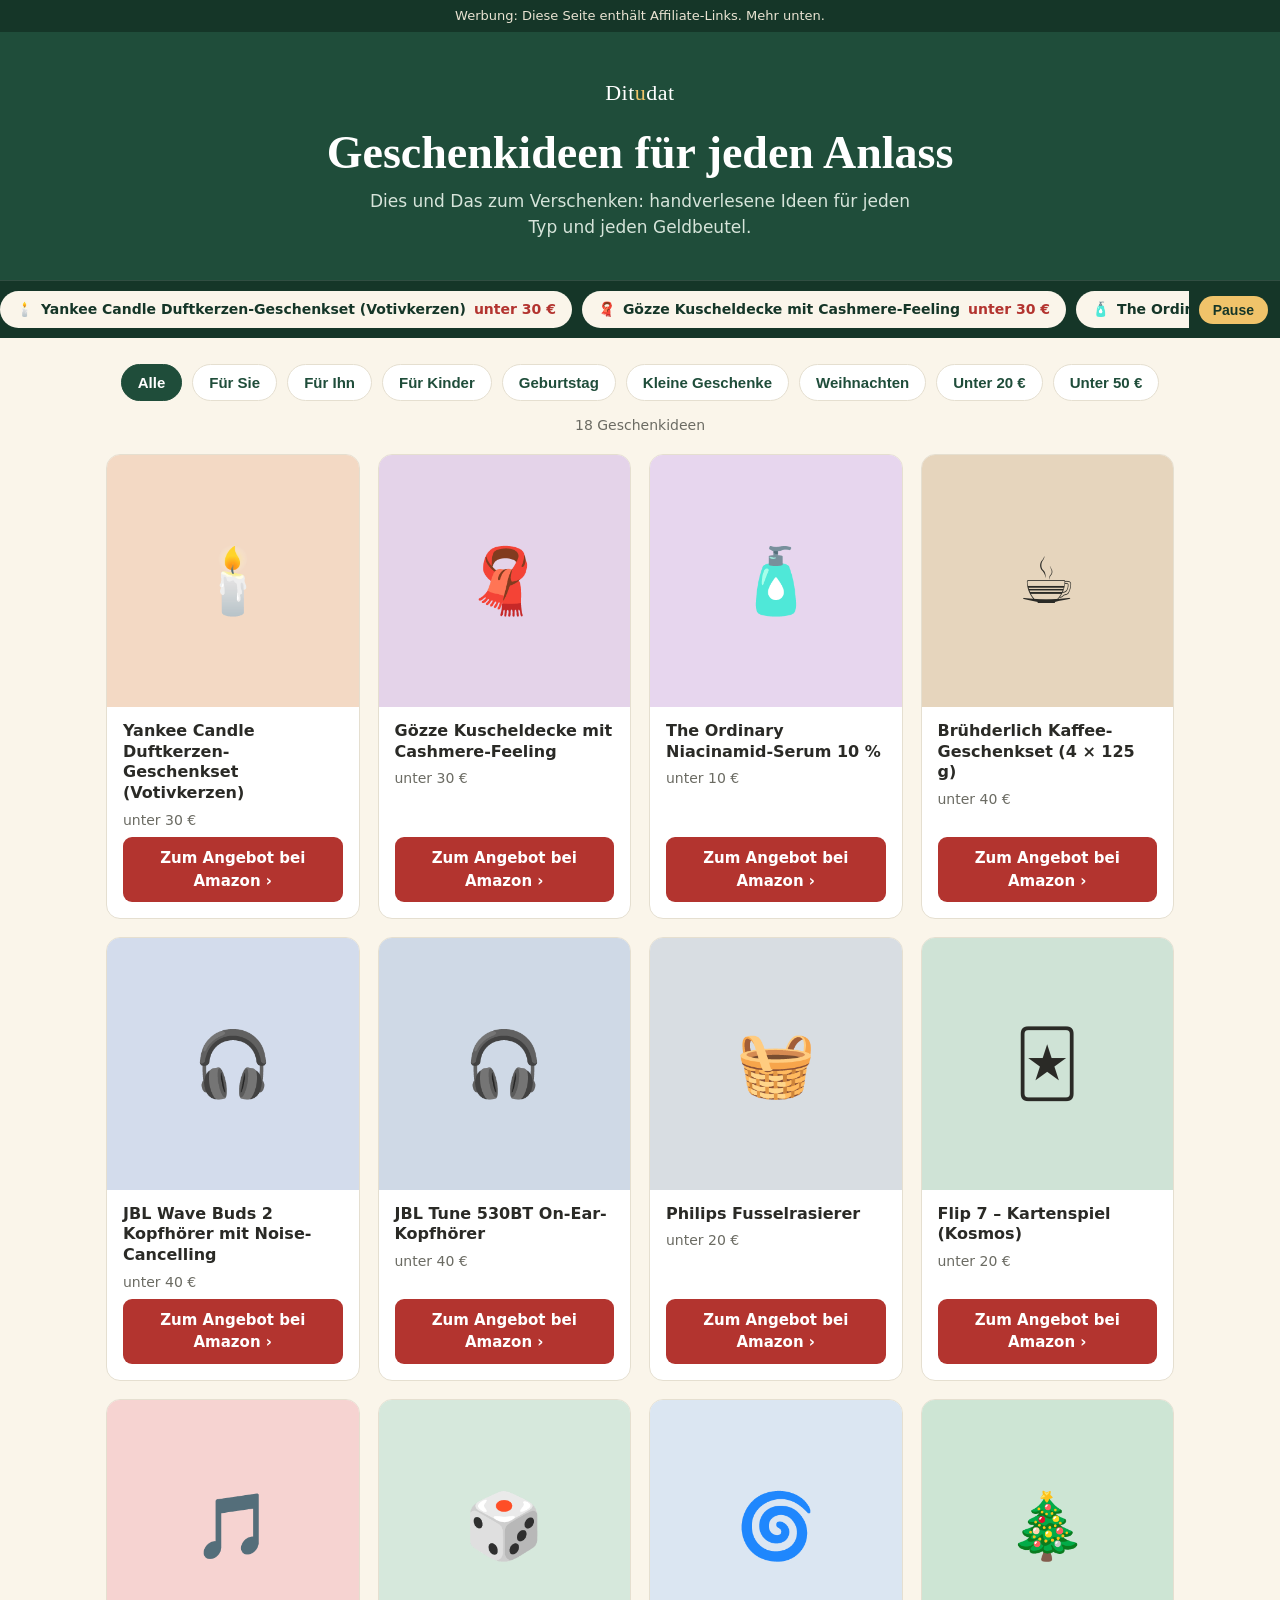
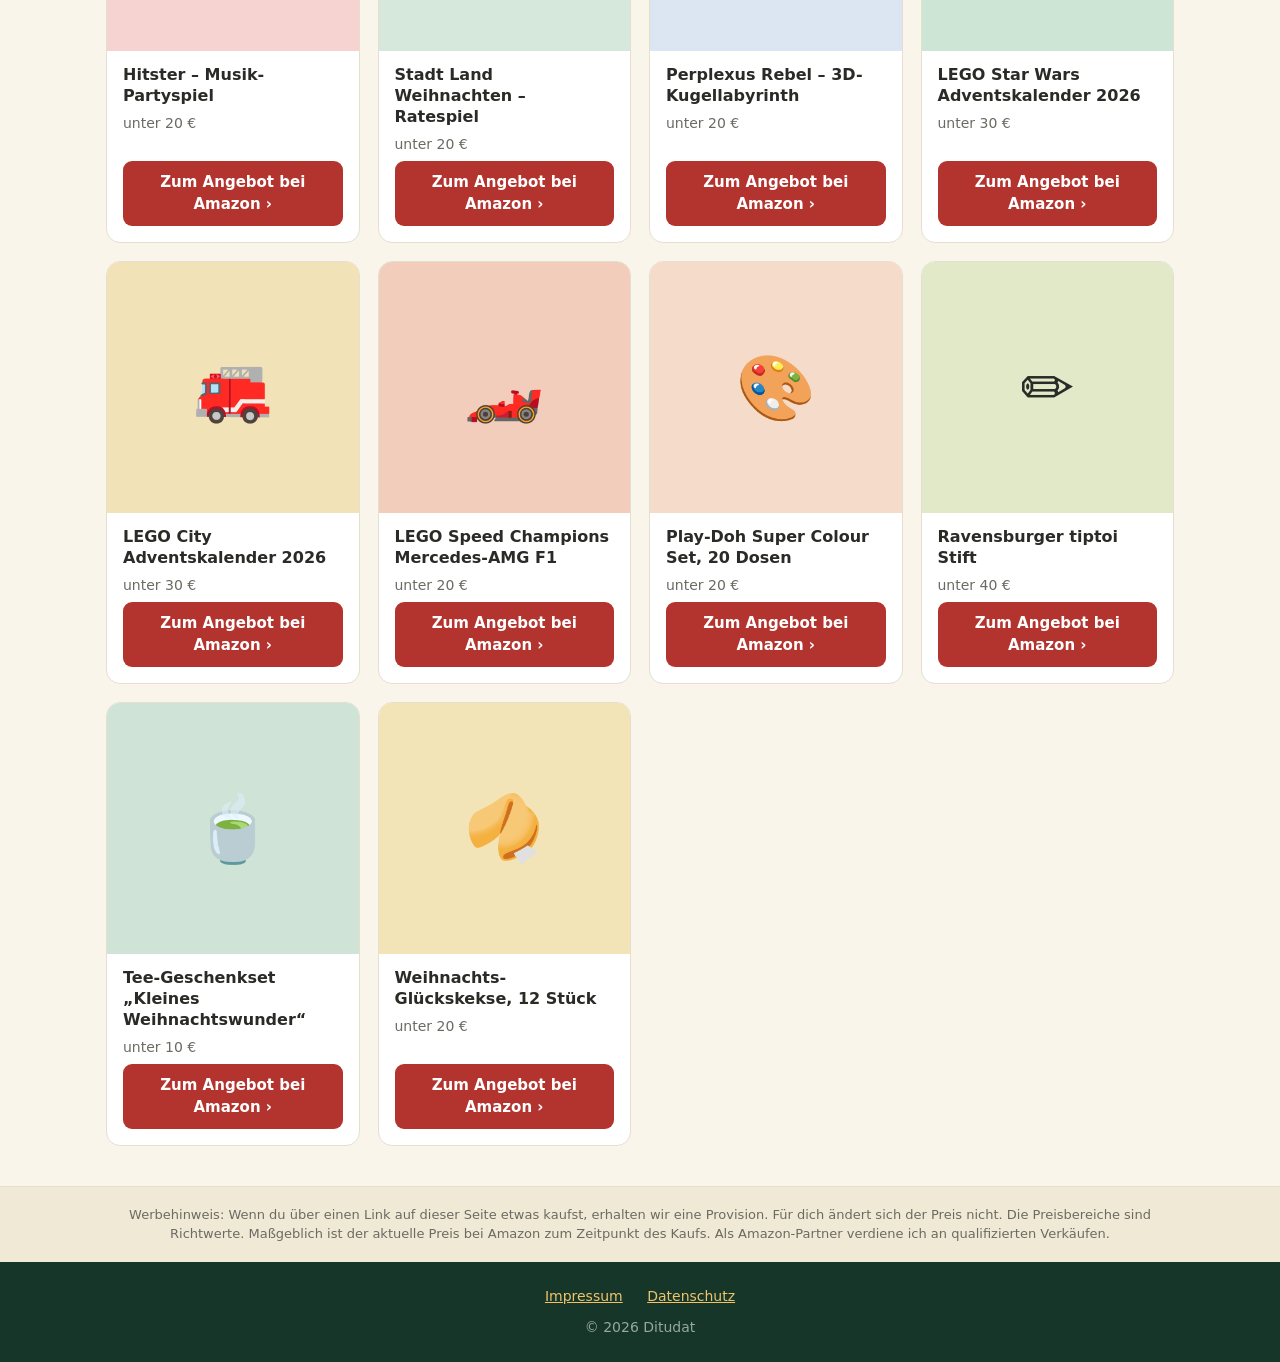
<file: index.html>
<!doctype html>
<html lang="de">
<head>
  <meta charset="utf-8">
  <meta name="viewport" content="width=device-width, initial-scale=1">
  <title>Ditudat – Geschenkideen für jeden Anlass</title>
  <meta name="description" content="Geschenkideen für jeden Anlass: für Sie, für Ihn, für Kinder, zum Geburtstag und kleine Geschenke. Handverlesen und nach Preis sortiert.">
  <meta name="p:domain_verify" content="c974e3d6c75220b6b158d97fab9d42e2">
  <link rel="stylesheet" href="style.css">
</head>
<body>
  <div class="topbar">Werbung: Diese Seite enthält Affiliate-Links. Mehr unten.</div>

  <header class="hero">
    <div class="wrap">
      <div class="logo">Dit<span>u</span>dat</div>
      <h1>Geschenkideen für jeden Anlass</h1>
      <p>Dies und Das zum Verschenken: handverlesene Ideen für jeden Typ und jeden Geldbeutel.</p>
    </div>
  </header>

  <!-- Laufband: wird per Skript aus window.PRODUCTS gefüllt (alle sichtbaren Produkte) -->
  <section class="ticker-bar" id="tickerBar" aria-label="Laufband mit Geschenkideen">
    <div class="ticker" id="ticker" aria-label="Alle Geschenkideen im Überblick">
      <div class="ticker-track" id="tickerTrack"></div>
    </div>
    <button type="button" class="ticker-toggle" id="tickerToggle" aria-pressed="false">Pause</button>
  </section>

  <main class="wrap">
    <nav class="filters" id="filters" aria-label="Kategorien"></nav>
    <div class="count" id="count"></div>
    <section class="grid" id="grid"></section>
  </main>

  <div class="notice">
    <div class="wrap">
      Werbehinweis: Wenn du über einen Link auf dieser Seite etwas kaufst, erhalten wir eine Provision.
      Für dich ändert sich der Preis nicht. Die Preisbereiche sind Richtwerte. Maßgeblich ist der aktuelle Preis bei Amazon zum Zeitpunkt des Kaufs.
      Als Amazon-Partner verdiene ich an qualifizierten Verkäufen.
    </div>
  </div>

  <footer>
    <div class="wrap">
      <a href="impressum.html">Impressum</a>
      <a href="datenschutz.html">Datenschutz</a>
      <div class="copyright">© 2026 Ditudat</div>
    </div>
  </footer>

  <script src="products.js"></script>
  <script src="app.js"></script>
</body>
</html>
</file>
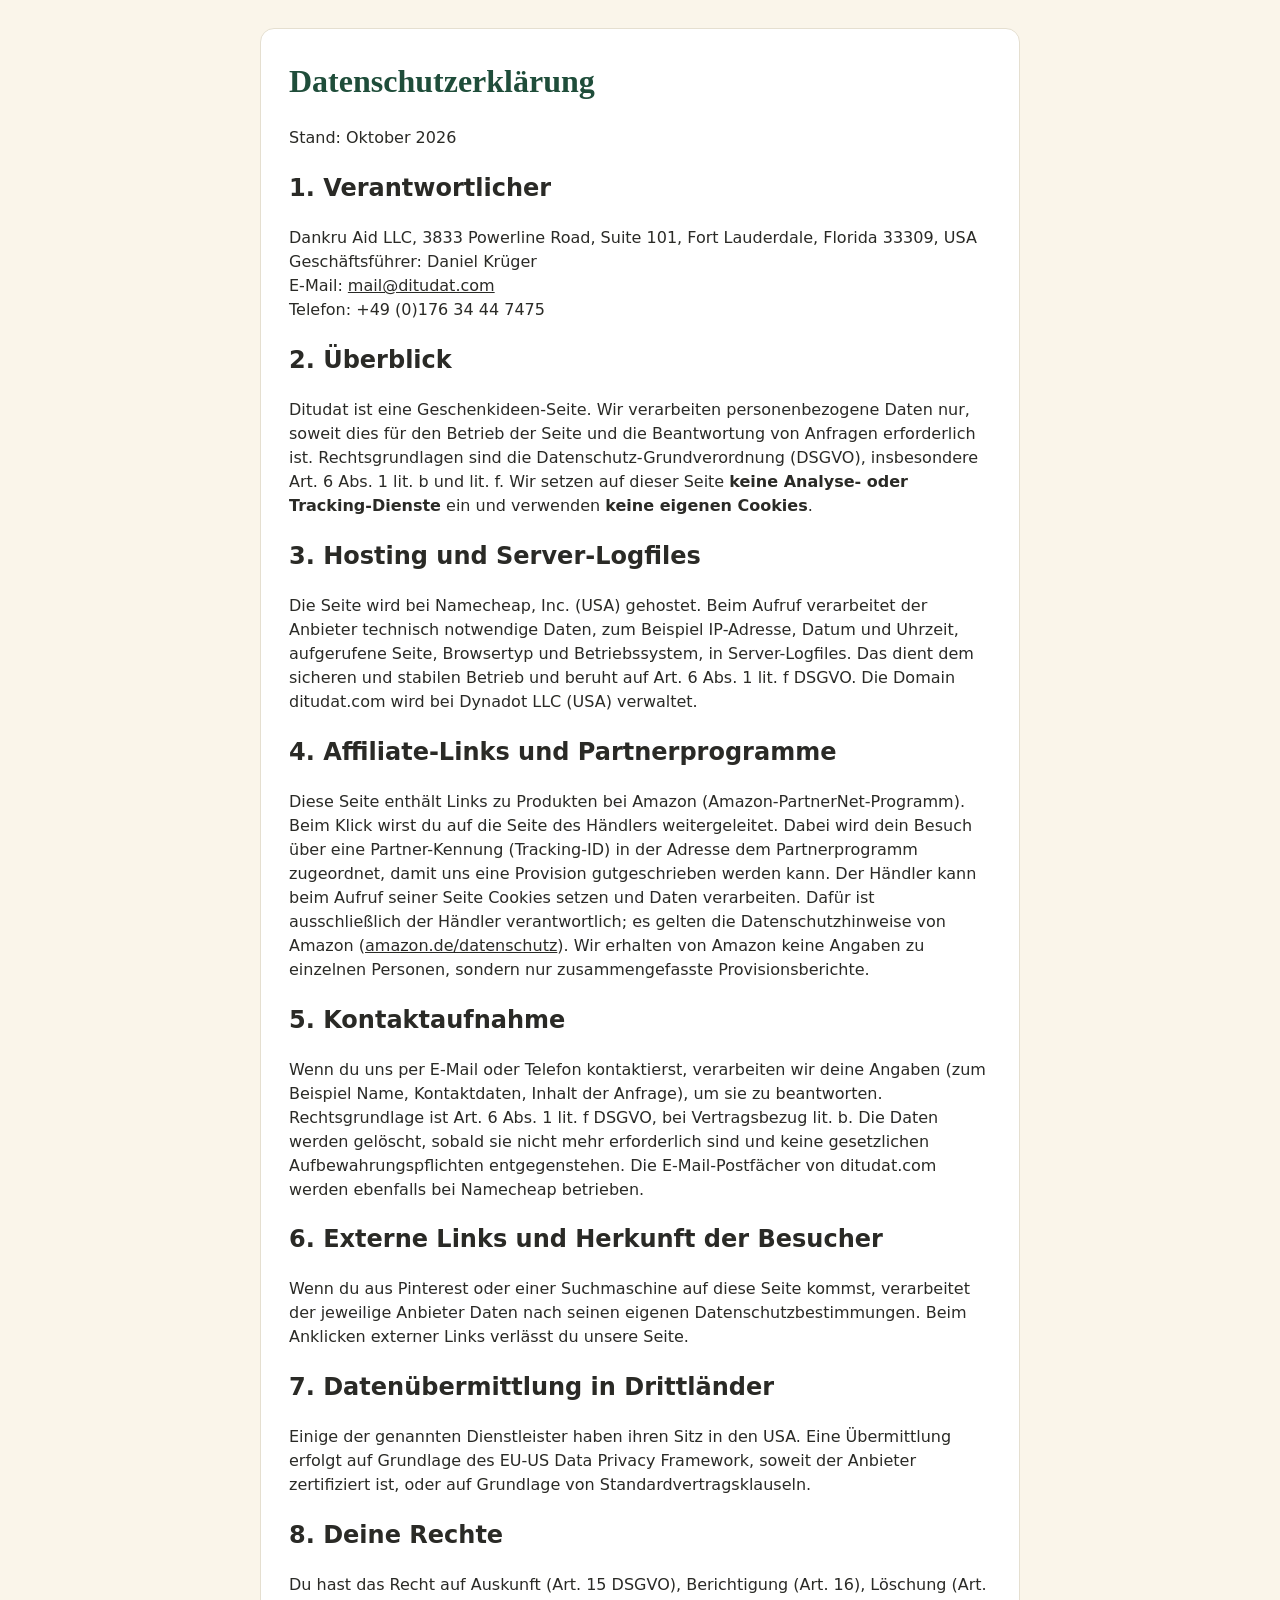
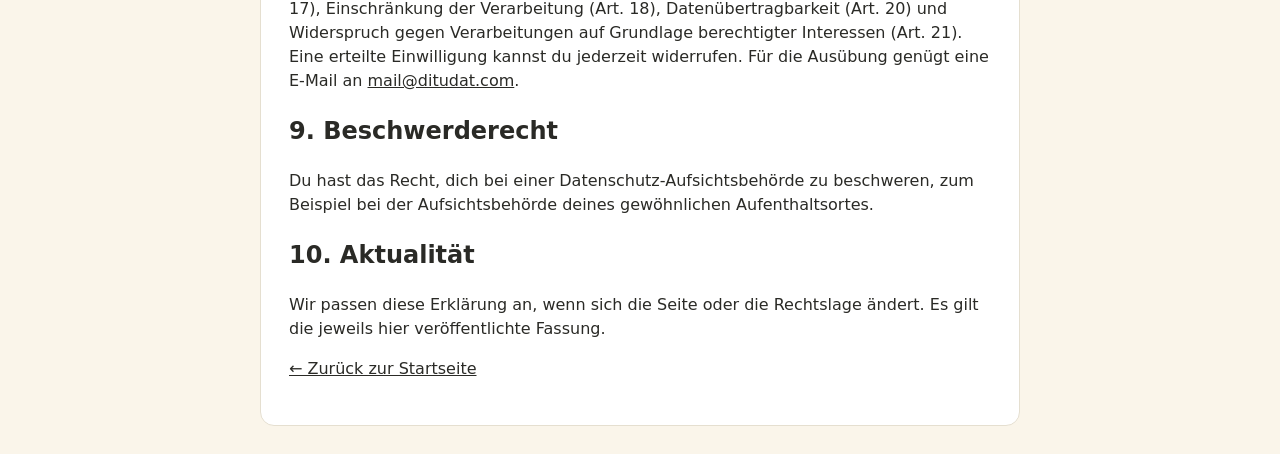
<file: datenschutz.html>
<!doctype html>
<html lang="de">
<head>
  <meta charset="utf-8">
  <meta name="viewport" content="width=device-width, initial-scale=1">
  <title>Datenschutz – Ditudat</title>
  <meta name="robots" content="noindex">
  <link rel="stylesheet" href="style.css">
</head>
<body>
  <div class="wrap">
    <div class="page">
      <h1>Datenschutzerklärung</h1>
      <p>Stand: Oktober 2026</p>

      <h2>1. Verantwortlicher</h2>
      <p>
        Dankru Aid LLC, 3833 Powerline Road, Suite 101, Fort Lauderdale, Florida 33309, USA<br>
        Geschäftsführer: Daniel Krüger<br>
        E-Mail: <a href="mailto:mail@ditudat.com">mail@ditudat.com</a><br>
        Telefon: +49 (0)176 34 44 7475
      </p>

      <h2>2. Überblick</h2>
      <p>Ditudat ist eine Geschenkideen-Seite. Wir verarbeiten personenbezogene Daten nur, soweit dies für den Betrieb der Seite und die Beantwortung von Anfragen erforderlich ist. Rechtsgrundlagen sind die Datenschutz-Grundverordnung (DSGVO), insbesondere Art. 6 Abs. 1 lit. b und lit. f. Wir setzen auf dieser Seite <strong>keine Analyse- oder Tracking-Dienste</strong> ein und verwenden <strong>keine eigenen Cookies</strong>.</p>

      <h2>3. Hosting und Server-Logfiles</h2>
      <p>Die Seite wird bei Namecheap, Inc. (USA) gehostet. Beim Aufruf verarbeitet der Anbieter technisch notwendige Daten, zum Beispiel IP-Adresse, Datum und Uhrzeit, aufgerufene Seite, Browsertyp und Betriebssystem, in Server-Logfiles. Das dient dem sicheren und stabilen Betrieb und beruht auf Art. 6 Abs. 1 lit. f DSGVO. Die Domain ditudat.com wird bei Dynadot LLC (USA) verwaltet.</p>

      <h2>4. Affiliate-Links und Partnerprogramme</h2>
      <p>Diese Seite enthält Links zu Produkten bei Amazon (Amazon-PartnerNet-Programm). Beim Klick wirst du auf die Seite des Händlers weitergeleitet. Dabei wird dein Besuch über eine Partner-Kennung (Tracking-ID) in der Adresse dem Partnerprogramm zugeordnet, damit uns eine Provision gutgeschrieben werden kann. Der Händler kann beim Aufruf seiner Seite Cookies setzen und Daten verarbeiten. Dafür ist ausschließlich der Händler verantwortlich; es gelten die Datenschutzhinweise von Amazon (<a href="https://www.amazon.de/gp/help/customer/display.html?nodeId=201909010" rel="noopener nofollow">amazon.de/datenschutz</a>). Wir erhalten von Amazon keine Angaben zu einzelnen Personen, sondern nur zusammengefasste Provisionsberichte.</p>

      <h2>5. Kontaktaufnahme</h2>
      <p>Wenn du uns per E-Mail oder Telefon kontaktierst, verarbeiten wir deine Angaben (zum Beispiel Name, Kontaktdaten, Inhalt der Anfrage), um sie zu beantworten. Rechtsgrundlage ist Art. 6 Abs. 1 lit. f DSGVO, bei Vertragsbezug lit. b. Die Daten werden gelöscht, sobald sie nicht mehr erforderlich sind und keine gesetzlichen Aufbewahrungspflichten entgegenstehen. Die E-Mail-Postfächer von ditudat.com werden ebenfalls bei Namecheap betrieben.</p>

      <h2>6. Externe Links und Herkunft der Besucher</h2>
      <p>Wenn du aus Pinterest oder einer Suchmaschine auf diese Seite kommst, verarbeitet der jeweilige Anbieter Daten nach seinen eigenen Datenschutzbestimmungen. Beim Anklicken externer Links verlässt du unsere Seite.</p>

      <h2>7. Datenübermittlung in Drittländer</h2>
      <p>Einige der genannten Dienstleister haben ihren Sitz in den USA. Eine Übermittlung erfolgt auf Grundlage des EU-US Data Privacy Framework, soweit der Anbieter zertifiziert ist, oder auf Grundlage von Standardvertragsklauseln.</p>

      <h2>8. Deine Rechte</h2>
      <p>Du hast das Recht auf Auskunft (Art. 15 DSGVO), Berichtigung (Art. 16), Löschung (Art. 17), Einschränkung der Verarbeitung (Art. 18), Datenübertragbarkeit (Art. 20) und Widerspruch gegen Verarbeitungen auf Grundlage berechtigter Interessen (Art. 21). Eine erteilte Einwilligung kannst du jederzeit widerrufen. Für die Ausübung genügt eine E-Mail an <a href="mailto:mail@ditudat.com">mail@ditudat.com</a>.</p>

      <h2>9. Beschwerderecht</h2>
      <p>Du hast das Recht, dich bei einer Datenschutz-Aufsichtsbehörde zu beschweren, zum Beispiel bei der Aufsichtsbehörde deines gewöhnlichen Aufenthaltsortes.</p>

      <h2>10. Aktualität</h2>
      <p>Wir passen diese Erklärung an, wenn sich die Seite oder die Rechtslage ändert. Es gilt die jeweils hier veröffentlichte Fassung.</p>

      <p><a href="index.html">← Zurück zur Startseite</a></p>
    </div>
  </div>
</body>
</html>
</file>
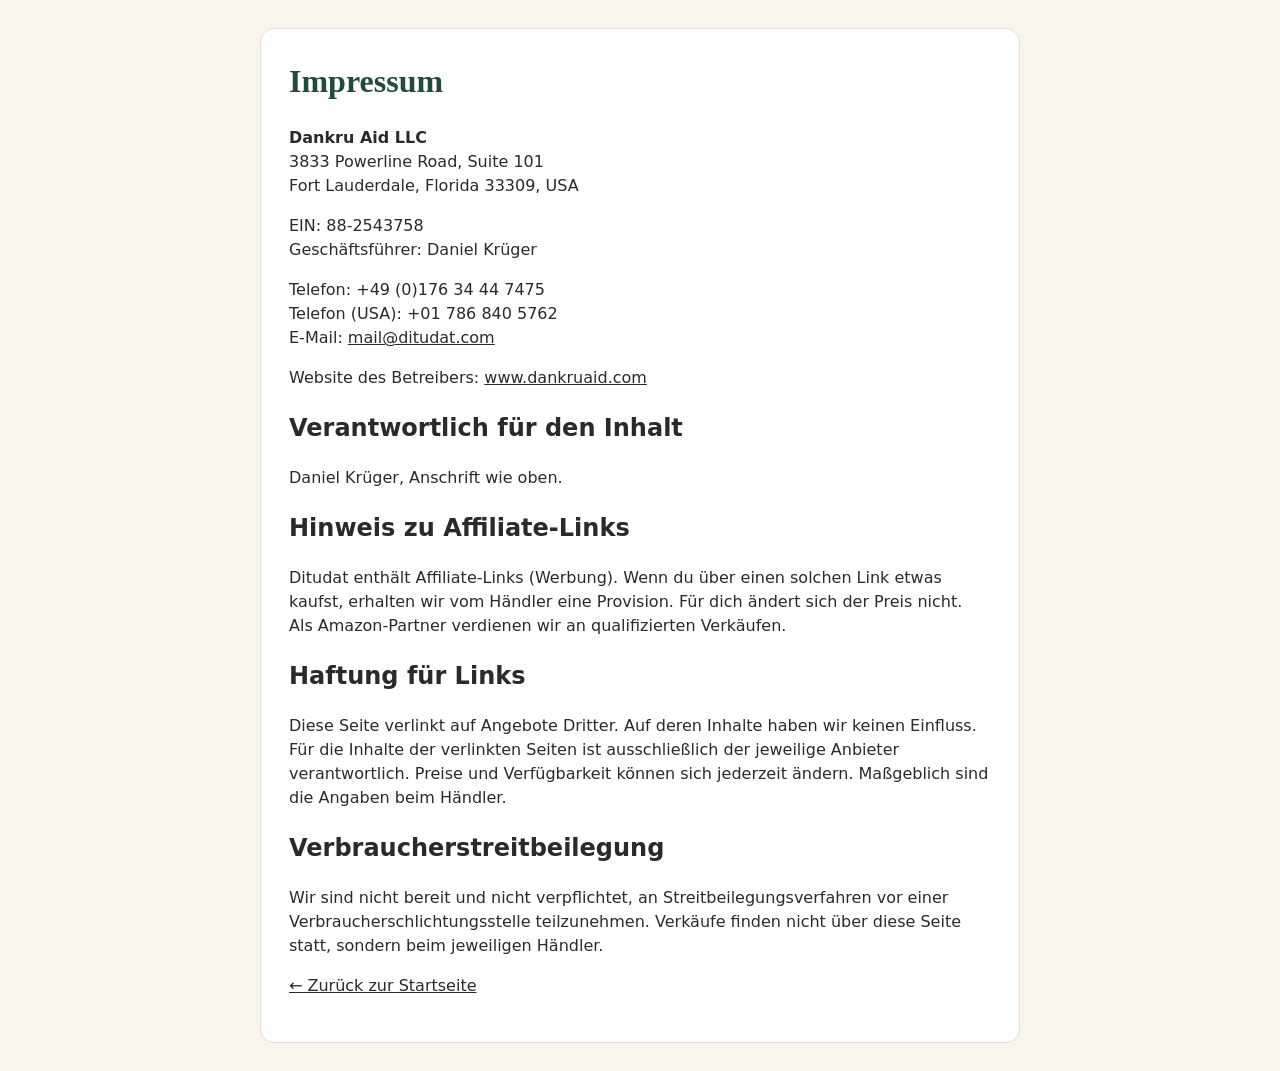
<file: impressum.html>
<!doctype html>
<html lang="de">
<head>
  <meta charset="utf-8">
  <meta name="viewport" content="width=device-width, initial-scale=1">
  <title>Impressum – Ditudat</title>
  <meta name="robots" content="noindex">
  <link rel="stylesheet" href="style.css">
</head>
<body>
  <div class="wrap">
    <div class="page">
      <h1>Impressum</h1>
      <p>
        <strong>Dankru Aid LLC</strong><br>
        3833 Powerline Road, Suite 101<br>
        Fort Lauderdale, Florida 33309, USA
      </p>
      <p>
        EIN: 88-2543758<br>
        Geschäftsführer: Daniel Krüger
      </p>
      <p>
        Telefon: +49 (0)176 34 44 7475<br>
        Telefon (USA): +01 786 840 5762<br>
        E-Mail: <a href="mailto:mail@ditudat.com">mail@ditudat.com</a>
      </p>
      <p>Website des Betreibers: <a href="https://www.dankruaid.com">www.dankruaid.com</a></p>

      <h2>Verantwortlich für den Inhalt</h2>
      <p>Daniel Krüger, Anschrift wie oben.</p>

      <h2>Hinweis zu Affiliate-Links</h2>
      <p>Ditudat enthält Affiliate-Links (Werbung). Wenn du über einen solchen Link etwas kaufst, erhalten wir vom Händler eine Provision. Für dich ändert sich der Preis nicht. Als Amazon-Partner verdienen wir an qualifizierten Verkäufen.</p>

      <h2>Haftung für Links</h2>
      <p>Diese Seite verlinkt auf Angebote Dritter. Auf deren Inhalte haben wir keinen Einfluss. Für die Inhalte der verlinkten Seiten ist ausschließlich der jeweilige Anbieter verantwortlich. Preise und Verfügbarkeit können sich jederzeit ändern. Maßgeblich sind die Angaben beim Händler.</p>

      <h2>Verbraucherstreitbeilegung</h2>
      <p>Wir sind nicht bereit und nicht verpflichtet, an Streitbeilegungsverfahren vor einer Verbraucherschlichtungsstelle teilzunehmen. Verkäufe finden nicht über diese Seite statt, sondern beim jeweiligen Händler.</p>

      <p><a href="index.html">← Zurück zur Startseite</a></p>
    </div>
  </div>
</body>
</html>
</file>
<file: style.css>
:root {
  --green: #1f4d3a;
  --green-dark: #153628;
  --cream: #faf5ea;
  --card: #ffffff;
  --red: #b3342f;
  --text: #2a2a26;
  --muted: #6b6b63;
  --line: #e5dfd0;
}
* { box-sizing: border-box; }
body {
  margin: 0; background: var(--cream); color: var(--text);
  font-family: system-ui, -apple-system, "Segoe UI", Roboto, sans-serif; line-height: 1.5;
}
.wrap { max-width: 1100px; margin: 0 auto; padding: 0 16px; }
a { color: inherit; }

.topbar { background: var(--green-dark); color: #e9e3d2; font-size: 13px; text-align: center; padding: 6px 12px; }

header.hero { background: var(--green); color: #fff; padding: 44px 0 40px; text-align: center; }
.logo { font-family: Georgia, "Times New Roman", serif; font-size: 22px; letter-spacing: .5px; margin-bottom: 18px; }
.logo span { color: #f0c36a; }
.hero h1 { font-family: Georgia, "Times New Roman", serif; font-size: clamp(28px, 5vw, 46px); line-height: 1.15; margin: 0 0 10px; font-weight: 600; }
.hero p { margin: 0 auto; max-width: 560px; color: #d6e4da; font-size: 17px; }

.filters { display: flex; flex-wrap: wrap; gap: 10px; justify-content: center; padding: 26px 0 8px; }
.filters button {
  border: 1px solid var(--line); background: #fff; color: var(--green);
  padding: 9px 16px; border-radius: 999px; font-size: 15px; cursor: pointer; font-weight: 600;
}
.filters button:hover { border-color: var(--green); }
.filters button.active { background: var(--green); color: #fff; border-color: var(--green); }

.count { text-align: center; color: var(--muted); font-size: 14px; margin: 6px 0 18px; }

.grid { display: grid; grid-template-columns: repeat(auto-fill, minmax(230px, 1fr)); gap: 18px; padding-bottom: 40px; }
.card { background: var(--card); border: 1px solid var(--line); border-radius: 14px; overflow: hidden; display: flex; flex-direction: column; transition: transform .15s, box-shadow .15s; }
.card:hover { transform: translateY(-3px); box-shadow: 0 8px 20px rgba(0,0,0,.08); }
.card .pic { aspect-ratio: 1 / 1; display: flex; align-items: center; justify-content: center; font-size: 64px; background-size: cover; background-position: center; }
.card .body { padding: 14px 16px 16px; display: flex; flex-direction: column; gap: 6px; flex: 1; }
.card h3 { margin: 0; font-size: 16px; line-height: 1.3; }
.card .price { color: var(--muted); font-size: 14px; }
.card .btn {
  margin-top: auto; display: block; text-align: center; text-decoration: none;
  background: var(--red); color: #fff; padding: 10px 12px; border-radius: 9px; font-weight: 700; font-size: 15px;
}
.card .btn:hover { background: #962a26; }
.empty { text-align: center; color: var(--muted); padding: 40px 0; grid-column: 1 / -1; }

.notice { background: #f0e9d6; border-top: 1px solid var(--line); padding: 18px 0; font-size: 13px; color: var(--muted); text-align: center; }
footer { background: var(--green-dark); color: #cfd8d0; padding: 24px 0; font-size: 14px; text-align: center; }
footer a { margin: 0 10px; color: #f0c36a; }

.page { background: #fff; border: 1px solid var(--line); border-radius: 14px; padding: 28px; margin: 28px auto; max-width: 760px; }
.page h1 { font-family: Georgia, serif; color: var(--green); margin-top: 0; }
.todo { background: #fff3cd; padding: 1px 5px; border-radius: 4px; }

/* Laufband mit allen sichtbaren Produkten */
.ticker-bar { background: var(--green-dark); border-top: 1px solid rgba(255,255,255,.12); display: flex; align-items: center; gap: 10px; padding: 10px 0 10px 0; max-width: 100%; overflow: hidden; }
.ticker-bar[hidden] { display: none; }
.ticker { flex: 1; min-width: 0; overflow: hidden; }
.ticker-track { display: flex; width: max-content; animation: ticker-scroll var(--ticker-duration, 60s) linear infinite; }
.ticker-group { display: flex; gap: 10px; padding-right: 10px; flex-shrink: 0; }
@keyframes ticker-scroll { from { transform: translateX(0); } to { transform: translateX(-50%); } }
/* Pause: per Knopf, bei Hover und bei Tastaturfokus */
.ticker-bar.paused .ticker-track,
.ticker:hover .ticker-track,
.ticker:focus-within .ticker-track { animation-play-state: paused; }
.pill { display: inline-flex; align-items: center; gap: 8px; white-space: nowrap; text-decoration: none; background: var(--cream); color: var(--green-dark); border: 2px solid transparent; border-radius: 999px; padding: 6px 14px; font-size: 14px; font-weight: 600; }
.pill:hover { border-color: #f0c36a; }
.pill:focus-visible { outline: 3px solid #f0c36a; outline-offset: 2px; }
.pill-price { color: var(--red); font-weight: 700; }
.ticker-toggle { flex-shrink: 0; margin-right: 12px; background: #f0c36a; color: var(--green-dark); border: 0; border-radius: 999px; padding: 6px 14px; font-size: 14px; font-weight: 700; cursor: pointer; }
.ticker-toggle:focus-visible { outline: 3px solid #fff; outline-offset: 2px; }
/* Wer weniger Bewegung möchte: keine Animation, stattdessen waagerecht scrollbar */
@media (prefers-reduced-motion: reduce) {
  .ticker-track { animation: none; }
  .ticker { overflow-x: auto; }
  .ticker-group[aria-hidden="true"], .ticker-toggle { display: none; }
}
footer .copyright { margin-top: 10px; opacity: .7; }
</file>
